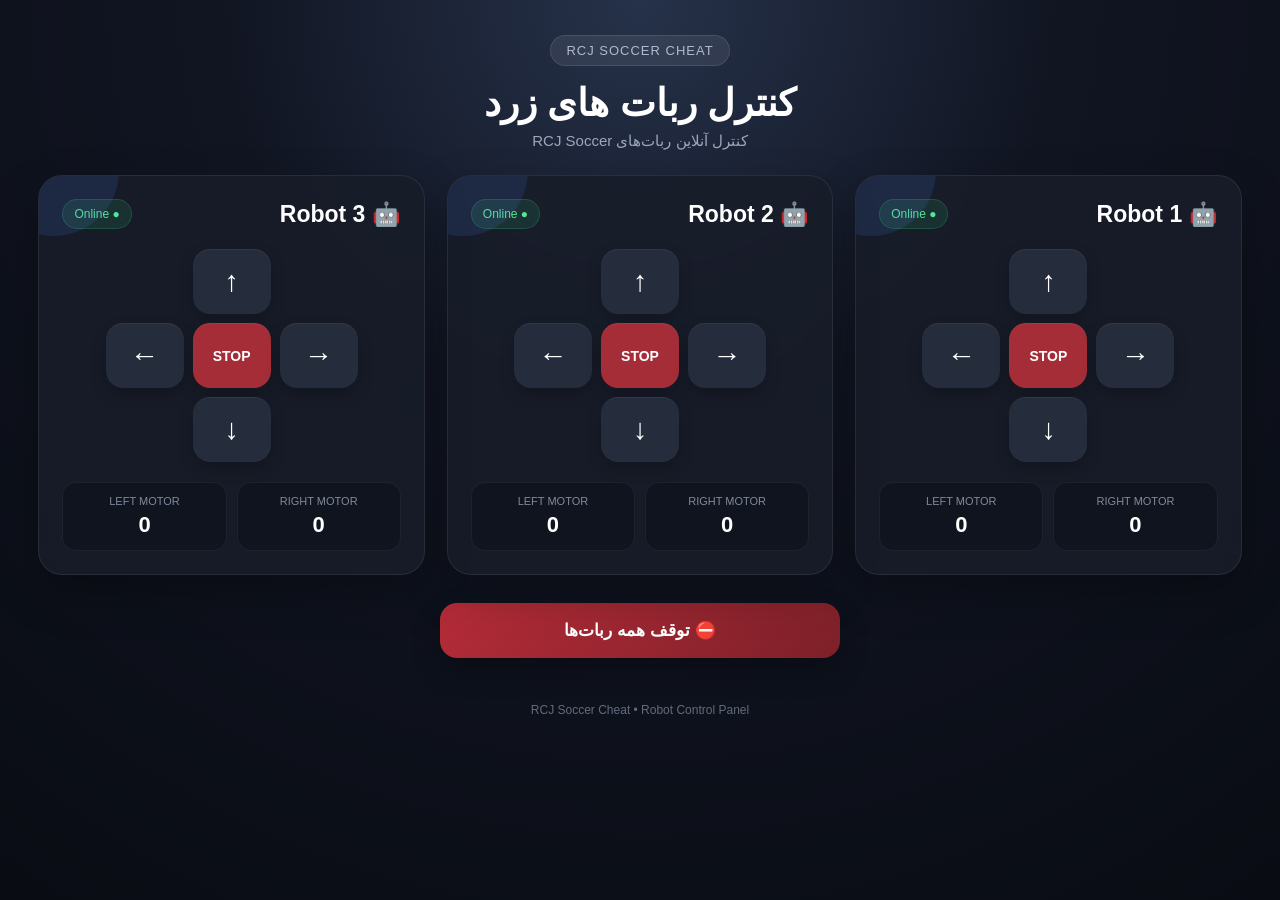
<file: templates/index.html>
<!DOCTYPE html>
<html lang="fa" dir="rtl">
<head>
    <meta charset="UTF-8">
    <meta name="viewport" content="width=device-width, initial-scale=1.0">

    <title>RCJ Soccer Cheat</title>

    <style>
        * {
            box-sizing: border-box;
        }

        body {
            margin: 0;
            min-height: 100vh;
            font-family: Arial, Tahoma, sans-serif;
            background:
                radial-gradient(circle at top, #26324a 0%, #111522 38%, #090c13 100%);
            color: #fff;
        }

        .top {
            text-align: center;
            padding: 35px 15px 25px;
        }

        .brand {
            display: inline-block;
            padding: 7px 15px;
            border-radius: 30px;
            background: rgba(255,255,255,.08);
            border: 1px solid rgba(255,255,255,.1);
            color: #aeb9d2;
            font-size: 13px;
            letter-spacing: 1px;
        }

        h1 {
            margin: 15px 0 7px;
            font-size: 38px;
        }

        .subtitle {
            margin: 0;
            color: #9da7bb;
            font-size: 15px;
        }

        .panel {
            width: 94%;
            max-width: 1250px;
            margin: auto;
            padding-bottom: 40px;
        }

        .robots {
            display: grid;
            grid-template-columns: repeat(3, 1fr);
            gap: 22px;
        }

        .robot-card {
            position: relative;
            overflow: hidden;
            background: rgba(24,29,42,.88);
            border: 1px solid rgba(255,255,255,.08);
            border-radius: 24px;
            padding: 23px;
            box-shadow: 0 18px 45px rgba(0,0,0,.28);
            backdrop-filter: blur(12px);
        }

        .robot-card::before {
            content: "";
            position: absolute;
            width: 130px;
            height: 130px;
            border-radius: 50%;
            background: rgba(85,140,255,.12);
            top: -70px;
            left: -50px;
        }

        .robot-head {
            display: flex;
            align-items: center;
            justify-content: space-between;
            margin-bottom: 20px;
        }

        .robot-name {
            font-size: 23px;
            font-weight: bold;
        }

        .online {
            font-size: 12px;
            padding: 7px 11px;
            border-radius: 20px;
            background: rgba(49,210,120,.12);
            color: #55e69a;
            border: 1px solid rgba(49,210,120,.2);
        }

        .controller {
            direction: ltr;
            display: grid;
            grid-template-columns: 78px 78px 78px;
            grid-template-rows: 65px 65px 65px;
            gap: 9px;
            justify-content: center;
        }

        .btn {
            border: 0;
            border-radius: 17px;
            background: #252c3c;
            color: white;
            font-size: 29px;
            cursor: pointer;
            box-shadow:
                inset 0 1px rgba(255,255,255,.06),
                0 7px 16px rgba(0,0,0,.2);
            transition: .12s;
        }

        .btn:hover {
            background: #313a4e;
            transform: translateY(-2px);
        }

        .btn:active {
            transform: scale(.93);
        }

        .up {
            grid-column: 2;
            grid-row: 1;
        }

        .left {
            grid-column: 1;
            grid-row: 2;
        }

        .stop {
            grid-column: 2;
            grid-row: 2;
            background: #a52d38;
            font-size: 14px;
            font-weight: bold;
        }

        .stop:hover {
            background: #c13845;
        }

        .right {
            grid-column: 3;
            grid-row: 2;
        }

        .down {
            grid-column: 2;
            grid-row: 3;
        }

        .values {
            direction: ltr;
            display: grid;
            grid-template-columns: 1fr 1fr;
            gap: 10px;
            margin-top: 20px;
        }

        .value-box {
            background: #10141e;
            border: 1px solid rgba(255,255,255,.06);
            border-radius: 14px;
            padding: 12px;
            text-align: center;
        }

        .value-title {
            display: block;
            color: #7f899e;
            font-size: 11px;
            margin-bottom: 5px;
        }

        .value-number {
            font-size: 22px;
            font-weight: bold;
        }

        .global-stop {
            display: block;
            width: min(400px, 100%);
            margin: 28px auto 0;
            padding: 17px;
            border: 0;
            border-radius: 17px;
            background: linear-gradient(135deg, #b52c38, #7d2029);
            color: white;
            font-size: 17px;
            font-weight: bold;
            cursor: pointer;
            box-shadow: 0 12px 28px rgba(0,0,0,.3);
            transition: .15s;
        }

        .global-stop:hover {
            transform: translateY(-2px);
        }

        .footer {
            text-align: center;
            color: #626b7d;
            font-size: 12px;
            padding: 5px 0 25px;
        }

        @media (max-width: 900px) {
            .robots {
                grid-template-columns: 1fr;
                max-width: 520px;
                margin: auto;
            }

            h1 {
                font-size: 31px;
            }
        }

        @media (max-width: 400px) {
            .controller {
                grid-template-columns: 68px 68px 68px;
                grid-template-rows: 60px 60px 60px;
            }
        }
    </style>
</head>

<body>

<div class="top">
    <div class="brand">RCJ SOCCER CHEAT</div>

    <h1>کنترل ربات های زرد</h1>

    <p class="subtitle">
        کنترل آنلاین ربات‌های RCJ Soccer
    </p>
</div>

<div class="panel">

    <div class="robots">

        <!-- ROBOT 1 -->
        <div class="robot-card">

            <div class="robot-head">
                <div class="robot-name">🤖 Robot 1</div>
                <div class="online">● Online</div>
            </div>

            <div class="controller">

                <button class="btn up"
                    onclick="sendCommand(1, 10, 10)">
                    ↑
                </button>

                <button class="btn left"
                    onclick="sendCommand(1, -10, 10)">
                    ←
                </button>

                <button class="btn stop"
                    onclick="sendCommand(1, 0, 0)">
                    STOP
                </button>

                <button class="btn right"
                    onclick="sendCommand(1, 10, -10)">
                    →
                </button>

                <button class="btn down"
                    onclick="sendCommand(1, -10, -10)">
                    ↓
                </button>

            </div>

            <div class="values">
                <div class="value-box">
                    <span class="value-title">LEFT MOTOR</span>
                    <span class="value-number" id="left1">0</span>
                </div>

                <div class="value-box">
                    <span class="value-title">RIGHT MOTOR</span>
                    <span class="value-number" id="right1">0</span>
                </div>
            </div>

        </div>


        <!-- ROBOT 2 -->
        <div class="robot-card">

            <div class="robot-head">
                <div class="robot-name">🤖 Robot 2</div>
                <div class="online">● Online</div>
            </div>

            <div class="controller">

                <button class="btn up"
                    onclick="sendCommand(2, 10, 10)">
                    ↑
                </button>

                <button class="btn left"
                    onclick="sendCommand(2, -10, 10)">
                    ←
                </button>

                <button class="btn stop"
                    onclick="sendCommand(2, 0, 0)">
                    STOP
                </button>

                <button class="btn right"
                    onclick="sendCommand(2, 10, -10)">
                    →
                </button>

                <button class="btn down"
                    onclick="sendCommand(2, -10, -10)">
                    ↓
                </button>

            </div>

            <div class="values">
                <div class="value-box">
                    <span class="value-title">LEFT MOTOR</span>
                    <span class="value-number" id="left2">0</span>
                </div>

                <div class="value-box">
                    <span class="value-title">RIGHT MOTOR</span>
                    <span class="value-number" id="right2">0</span>
                </div>
            </div>

        </div>


        <!-- ROBOT 3 -->
        <div class="robot-card">

            <div class="robot-head">
                <div class="robot-name">🤖 Robot 3</div>
                <div class="online">● Online</div>
            </div>

            <div class="controller">

                <button class="btn up"
                    onclick="sendCommand(3, 10, 10)">
                    ↑
                </button>

                <button class="btn left"
                    onclick="sendCommand(3, -10, 10)">
                    ←
                </button>

                <button class="btn stop"
                    onclick="sendCommand(3, 0, 0)">
                    STOP
                </button>

                <button class="btn right"
                    onclick="sendCommand(3, 10, -10)">
                    →
                </button>

                <button class="btn down"
                    onclick="sendCommand(3, -10, -10)">
                    ↓
                </button>

            </div>

            <div class="values">
                <div class="value-box">
                    <span class="value-title">LEFT MOTOR</span>
                    <span class="value-number" id="left3">0</span>
                </div>

                <div class="value-box">
                    <span class="value-title">RIGHT MOTOR</span>
                    <span class="value-number" id="right3">0</span>
                </div>
            </div>

        </div>

    </div>


    <button class="global-stop" onclick="stopAll()">
        ⛔ توقف همه ربات‌ها
    </button>

</div>

<div class="footer">
    RCJ Soccer Cheat • Robot Control Panel
</div>


<script>

async function sendCommand(robotId, left, right) {

    try {

        const response = await fetch(
            `/api/command/${robotId}`,
            {
                method: "POST",

                headers: {
                    "Content-Type": "application/json"
                },

                body: JSON.stringify({
                    left: left,
                    right: right
                })
            }
        );

        if (!response.ok) {
            console.log(
                "Server error:",
                response.status
            );
            return;
        }

        updateValues(robotId, left, right);

    } catch (error) {

        console.log(
            "Connection error:",
            error
        );

    }
}


function updateValues(robotId, left, right) {

    document.getElementById(
        "left" + robotId
    ).textContent = left;

    document.getElementById(
        "right" + robotId
    ).textContent = right;
}


async function stopAll() {

    try {

        const response = await fetch(
            "/api/stop",
            {
                method: "POST"
            }
        );

        if (!response.ok) {
            console.log(
                "Stop error:",
                response.status
            );
            return;
        }

        for (let i = 1; i <= 3; i++) {
            updateValues(i, 0, 0);
        }

    } catch (error) {

        console.log(
            "Connection error:",
            error
        );

    }
}

</script>

</body>
</html>
</file>
